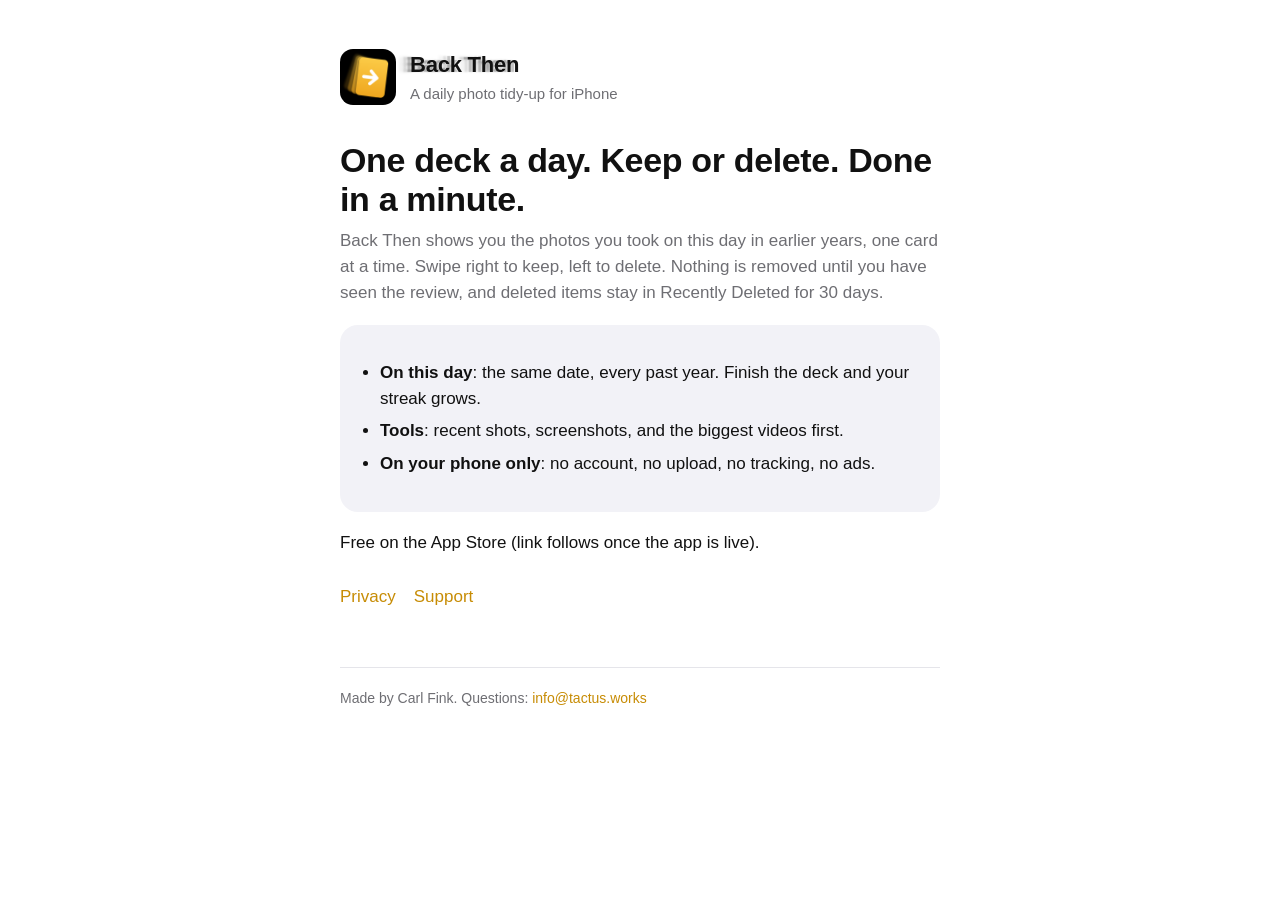
<file: index.html>
<!doctype html>
<html lang="en">
<head>
<meta charset="utf-8">
<meta name="viewport" content="width=device-width, initial-scale=1">
<title>Back Then</title>
<meta name="description" content="Back Then is a daily photo tidy-up for iPhone: one deck a day, keep or delete, nothing leaves your phone.">
<link rel="stylesheet" href="style.css">
<link rel="icon" href="icon.png">
</head>
<body>
<main>
  <header>
    <img src="icon.png" alt="">
    <div><div class="name">Back Then</div><div class="tag">A daily photo tidy-up for iPhone</div></div>
  </header>

  <h1>One deck a day. Keep or delete. Done in a minute.</h1>
  <p class="muted">Back Then shows you the photos you took on this day in earlier years, one card at a time. Swipe right to keep, left to delete. Nothing is removed until you have seen the review, and deleted items stay in Recently Deleted for 30 days.</p>

  <div class="card">
    <ul>
      <li><strong>On this day</strong>: the same date, every past year. Finish the deck and your streak grows.</li>
      <li><strong>Tools</strong>: recent shots, screenshots, and the biggest videos first.</li>
      <li><strong>On your phone only</strong>: no account, no upload, no tracking, no ads.</li>
    </ul>
  </div>

  <p>Free on the App Store (link follows once the app is live).</p>

  <nav>
    <a href="privacy.html">Privacy</a>
    <a href="support.html">Support</a>
  </nav>

  <footer>Made by Carl Fink. Questions: <a href="mailto:info@tactus.works">info@tactus.works</a></footer>
</main>
</body>
</html>
</file>
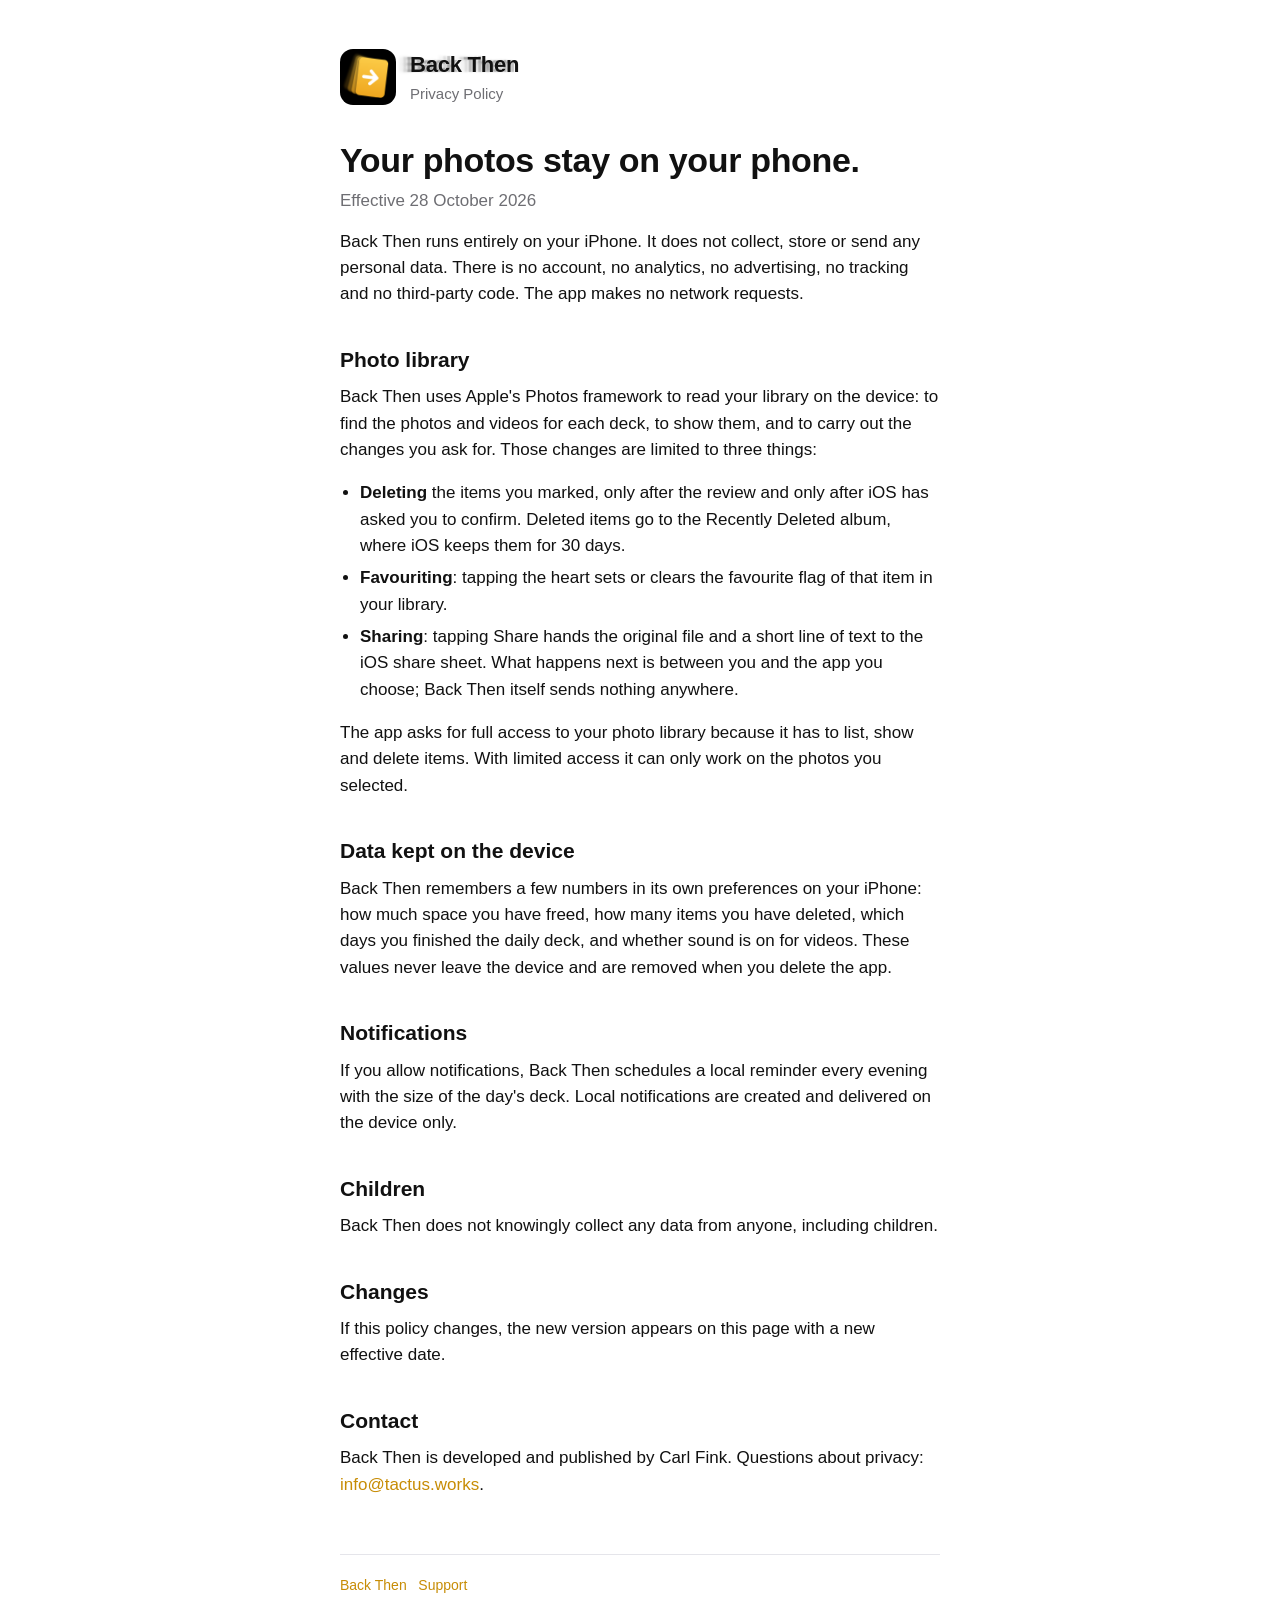
<file: privacy.html>
<!doctype html>
<html lang="en">
<head>
<meta charset="utf-8">
<meta name="viewport" content="width=device-width, initial-scale=1">
<title>Back Then: Privacy Policy</title>
<link rel="stylesheet" href="style.css">
<link rel="icon" href="icon.png">
</head>
<body>
<main>
  <header>
    <img src="icon.png" alt="">
    <div><div class="name"><a href="index.html">Back Then</a></div><div class="tag">Privacy Policy</div></div>
  </header>

  <h1>Your photos stay on your phone.</h1>
  <p class="muted">Effective 28 October 2026</p>

  <p>Back Then runs entirely on your iPhone. It does not collect, store or send any personal data. There is no account, no analytics, no advertising, no tracking and no third-party code. The app makes no network requests.</p>

  <h2>Photo library</h2>
  <p>Back Then uses Apple's Photos framework to read your library on the device: to find the photos and videos for each deck, to show them, and to carry out the changes you ask for. Those changes are limited to three things:</p>
  <ul>
    <li><strong>Deleting</strong> the items you marked, only after the review and only after iOS has asked you to confirm. Deleted items go to the Recently Deleted album, where iOS keeps them for 30 days.</li>
    <li><strong>Favouriting</strong>: tapping the heart sets or clears the favourite flag of that item in your library.</li>
    <li><strong>Sharing</strong>: tapping Share hands the original file and a short line of text to the iOS share sheet. What happens next is between you and the app you choose; Back Then itself sends nothing anywhere.</li>
  </ul>
  <p>The app asks for full access to your photo library because it has to list, show and delete items. With limited access it can only work on the photos you selected.</p>

  <h2>Data kept on the device</h2>
  <p>Back Then remembers a few numbers in its own preferences on your iPhone: how much space you have freed, how many items you have deleted, which days you finished the daily deck, and whether sound is on for videos. These values never leave the device and are removed when you delete the app.</p>

  <h2>Notifications</h2>
  <p>If you allow notifications, Back Then schedules a local reminder every evening with the size of the day's deck. Local notifications are created and delivered on the device only.</p>

  <h2>Children</h2>
  <p>Back Then does not knowingly collect any data from anyone, including children.</p>

  <h2>Changes</h2>
  <p>If this policy changes, the new version appears on this page with a new effective date.</p>

  <h2>Contact</h2>
  <p>Back Then is developed and published by Carl Fink. Questions about privacy: <a href="mailto:info@tactus.works">info@tactus.works</a>.</p>

  <footer><a href="index.html">Back Then</a> &nbsp; <a href="support.html">Support</a></footer>
</main>
</body>
</html>
</file>
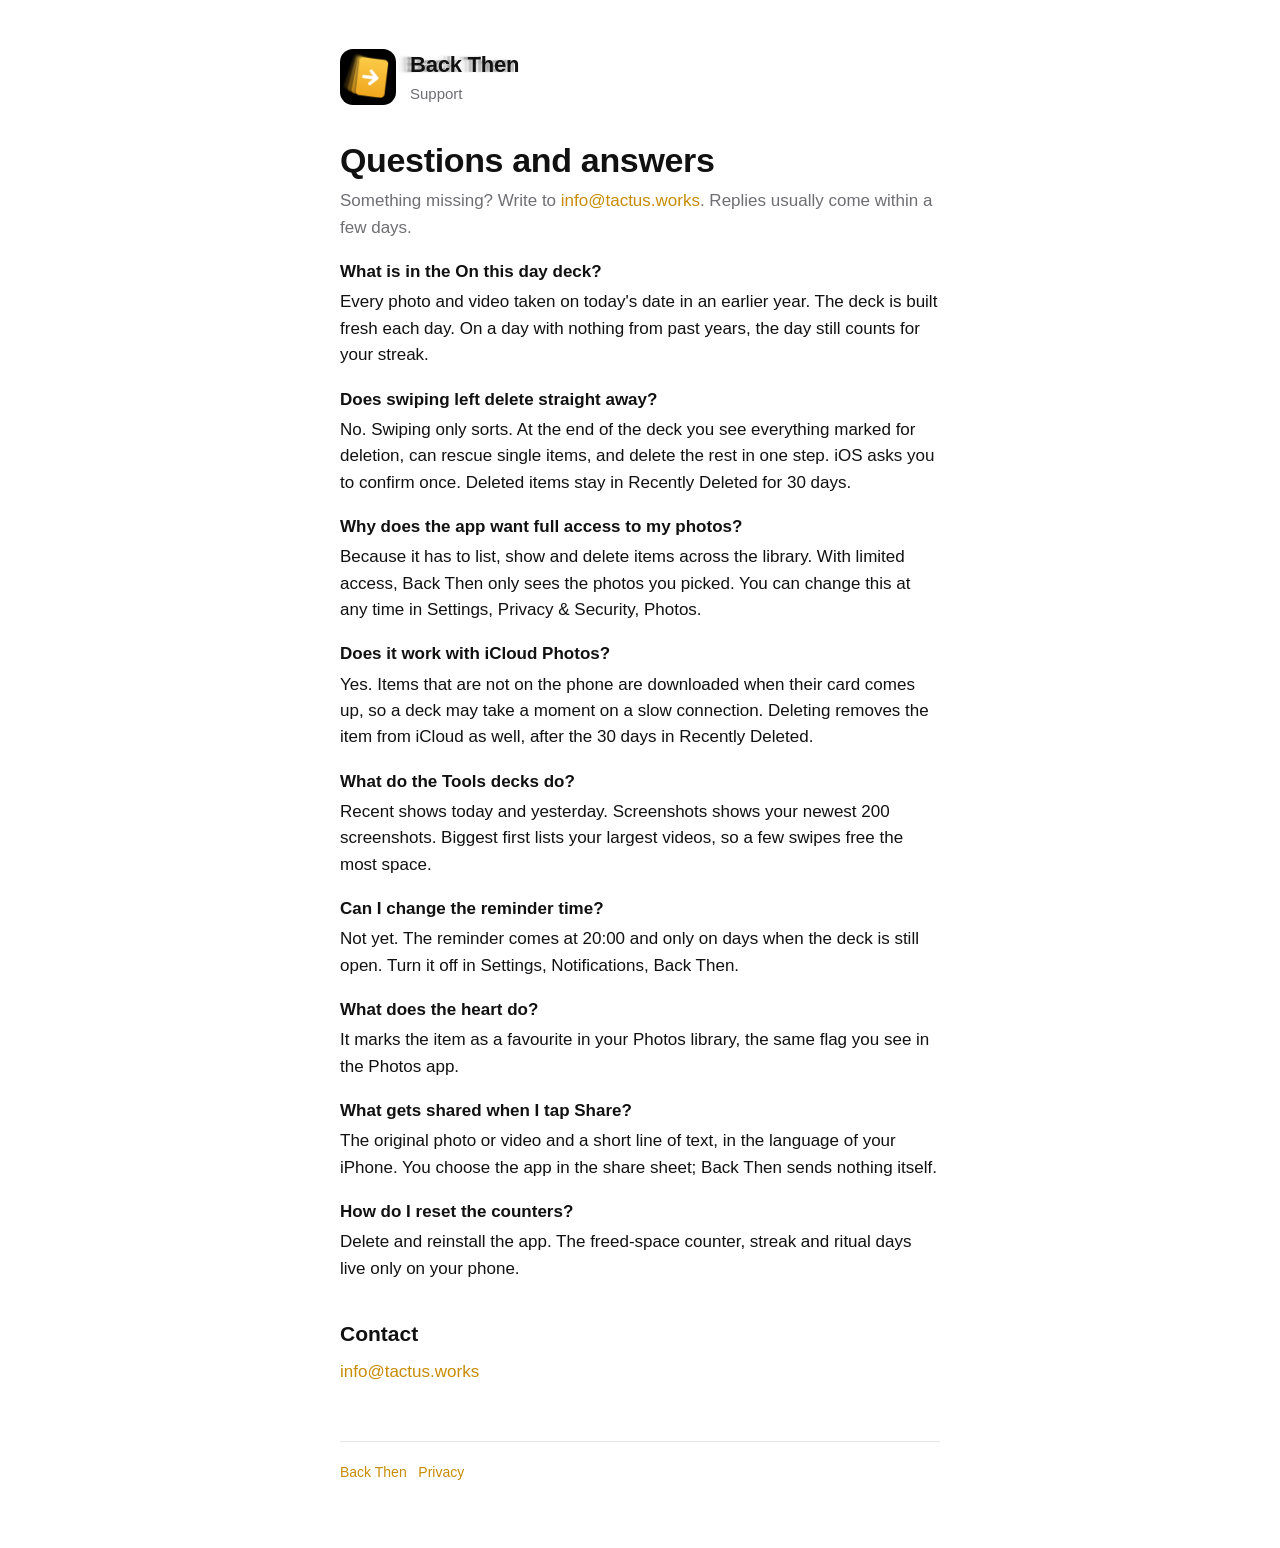
<file: support.html>
<!doctype html>
<html lang="en">
<head>
<meta charset="utf-8">
<meta name="viewport" content="width=device-width, initial-scale=1">
<title>Back Then: Support</title>
<link rel="stylesheet" href="style.css">
<link rel="icon" href="icon.png">
</head>
<body>
<main>
  <header>
    <img src="icon.png" alt="">
    <div><div class="name"><a href="index.html">Back Then</a></div><div class="tag">Support</div></div>
  </header>

  <h1>Questions and answers</h1>
  <p class="muted">Something missing? Write to <a href="mailto:info@tactus.works">info@tactus.works</a>. Replies usually come within a few days.</p>

  <dl>
    <dt>What is in the On this day deck?</dt>
    <dd>Every photo and video taken on today's date in an earlier year. The deck is built fresh each day. On a day with nothing from past years, the day still counts for your streak.</dd>

    <dt>Does swiping left delete straight away?</dt>
    <dd>No. Swiping only sorts. At the end of the deck you see everything marked for deletion, can rescue single items, and delete the rest in one step. iOS asks you to confirm once. Deleted items stay in Recently Deleted for 30 days.</dd>

    <dt>Why does the app want full access to my photos?</dt>
    <dd>Because it has to list, show and delete items across the library. With limited access, Back Then only sees the photos you picked. You can change this at any time in Settings, Privacy &amp; Security, Photos.</dd>

    <dt>Does it work with iCloud Photos?</dt>
    <dd>Yes. Items that are not on the phone are downloaded when their card comes up, so a deck may take a moment on a slow connection. Deleting removes the item from iCloud as well, after the 30 days in Recently Deleted.</dd>

    <dt>What do the Tools decks do?</dt>
    <dd>Recent shows today and yesterday. Screenshots shows your newest 200 screenshots. Biggest first lists your largest videos, so a few swipes free the most space.</dd>

    <dt>Can I change the reminder time?</dt>
    <dd>Not yet. The reminder comes at 20:00 and only on days when the deck is still open. Turn it off in Settings, Notifications, Back Then.</dd>

    <dt>What does the heart do?</dt>
    <dd>It marks the item as a favourite in your Photos library, the same flag you see in the Photos app.</dd>

    <dt>What gets shared when I tap Share?</dt>
    <dd>The original photo or video and a short line of text, in the language of your iPhone. You choose the app in the share sheet; Back Then sends nothing itself.</dd>

    <dt>How do I reset the counters?</dt>
    <dd>Delete and reinstall the app. The freed-space counter, streak and ritual days live only on your phone.</dd>
  </dl>

  <h2>Contact</h2>
  <p><a href="mailto:info@tactus.works">info@tactus.works</a></p>

  <footer><a href="index.html">Back Then</a> &nbsp; <a href="privacy.html">Privacy</a></footer>
</main>
</body>
</html>
</file>
<file: style.css>
:root {
  color-scheme: light dark;
  --bg: #ffffff;
  --card: #f2f2f7;
  --text: #111111;
  --muted: #6e6e73;
  --accent: #c78c05;
  --rule: #e5e5ea;
}
@media (prefers-color-scheme: dark) {
  :root { --bg: #000000; --card: #1c1c1e; --text: #f5f5f7; --muted: #98989d; --accent: #fac238; --rule: #2c2c2e; }
}
* { box-sizing: border-box; }
body {
  margin: 0;
  background: var(--bg);
  color: var(--text);
  font-family: -apple-system, BlinkMacSystemFont, "SF Pro Text", "Helvetica Neue", Helvetica, Arial, sans-serif;
  font-size: 17px;
  line-height: 1.55;
  -webkit-font-smoothing: antialiased;
}
main { max-width: 640px; margin: 0 auto; padding: 48px 20px 64px; }
header { display: flex; align-items: center; gap: 14px; margin-bottom: 36px; }
header img { width: 56px; height: 56px; border-radius: 13px; }
header .name {
  font-weight: 700;
  font-size: 22px;
  letter-spacing: -0.01em;
  /* the fading move: three copies trail off to the left, each blurrier and fainter */
  text-shadow: -4px 0 1px rgba(17, 17, 17, 0.25), -8px 0 2px rgba(17, 17, 17, 0.14), -12px 0 3.5px rgba(17, 17, 17, 0.07);
}
header .name a { color: var(--text); }
@media (prefers-color-scheme: dark) {
  header .name { text-shadow: -4px 0 1px rgba(245, 245, 247, 0.25), -8px 0 2px rgba(245, 245, 247, 0.14), -12px 0 3.5px rgba(245, 245, 247, 0.07); }
}
header .tag { color: var(--muted); font-size: 15px; }
h1 { font-size: 34px; line-height: 1.15; letter-spacing: -0.01em; margin: 0 0 8px; }
h2 { font-size: 21px; margin: 36px 0 8px; }
p { margin: 0 0 14px; }
.muted { color: var(--muted); }
a { color: var(--accent); text-decoration: none; }
a:hover { text-decoration: underline; }
ul { padding-left: 20px; }
li { margin-bottom: 6px; }
.card { background: var(--card); border-radius: 18px; padding: 18px 20px; margin: 18px 0; }
nav { display: flex; gap: 18px; margin-top: 28px; }
footer { margin-top: 56px; padding-top: 20px; border-top: 1px solid var(--rule); color: var(--muted); font-size: 14px; }
dt { font-weight: 600; margin-top: 18px; }
dd { margin: 4px 0 0; color: var(--text); }
</file>
